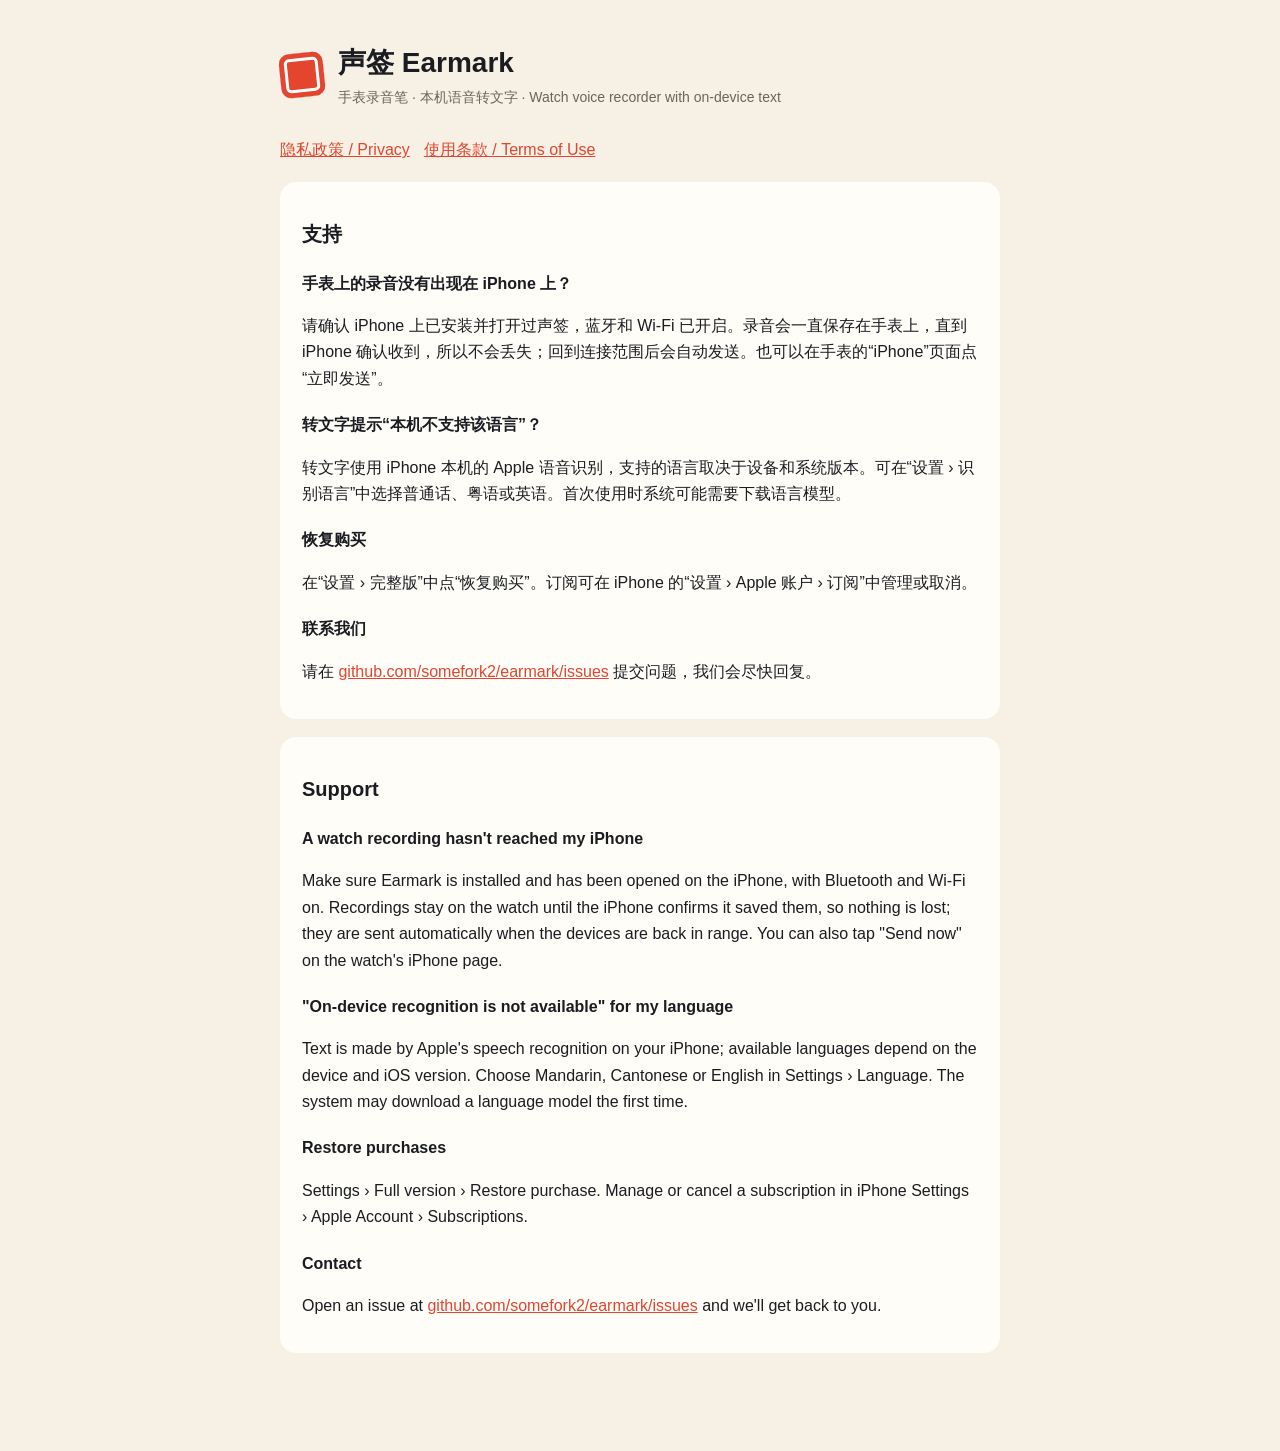
<file: index.html>
<!doctype html>
<html lang="zh-Hans">
<head>
<meta charset="utf-8">
<meta name="viewport" content="width=device-width, initial-scale=1">
<title>声签 Earmark — 支持 / Support</title>
<link rel="stylesheet" href="style.css">
</head>
<body><main>
<header><div class="seal"></div><div><h1>声签 Earmark</h1><div class="muted">手表录音笔 · 本机语音转文字 · Watch voice recorder with on-device text</div></div></header>
<nav><a href="privacy.html">隐私政策 / Privacy</a><a href="https://www.apple.com/legal/internet-services/itunes/dev/stdeula/">使用条款 / Terms of Use</a></nav>

<section class="lang">
<h2>支持</h2>
<h3>手表上的录音没有出现在 iPhone 上？</h3>
<p>请确认 iPhone 上已安装并打开过声签，蓝牙和 Wi‑Fi 已开启。录音会一直保存在手表上，直到 iPhone 确认收到，所以不会丢失；回到连接范围后会自动发送。也可以在手表的“iPhone”页面点“立即发送”。</p>
<h3>转文字提示“本机不支持该语言”？</h3>
<p>转文字使用 iPhone 本机的 Apple 语音识别，支持的语言取决于设备和系统版本。可在“设置 › 识别语言”中选择普通话、粤语或英语。首次使用时系统可能需要下载语言模型。</p>
<h3>恢复购买</h3>
<p>在“设置 › 完整版”中点“恢复购买”。订阅可在 iPhone 的“设置 › Apple 账户 › 订阅”中管理或取消。</p>
<h3>联系我们</h3>
<p>请在 <a href="https://github.com/somefork2/earmark/issues">github.com/somefork2/earmark/issues</a> 提交问题，我们会尽快回复。</p>
</section>

<section class="lang">
<h2>Support</h2>
<h3>A watch recording hasn't reached my iPhone</h3>
<p>Make sure Earmark is installed and has been opened on the iPhone, with Bluetooth and Wi‑Fi on. Recordings stay on the watch until the iPhone confirms it saved them, so nothing is lost; they are sent automatically when the devices are back in range. You can also tap "Send now" on the watch's iPhone page.</p>
<h3>"On-device recognition is not available" for my language</h3>
<p>Text is made by Apple's speech recognition on your iPhone; available languages depend on the device and iOS version. Choose Mandarin, Cantonese or English in Settings › Language. The system may download a language model the first time.</p>
<h3>Restore purchases</h3>
<p>Settings › Full version › Restore purchase. Manage or cancel a subscription in iPhone Settings › Apple Account › Subscriptions.</p>
<h3>Contact</h3>
<p>Open an issue at <a href="https://github.com/somefork2/earmark/issues">github.com/somefork2/earmark/issues</a> and we'll get back to you.</p>
</section>
</main></body></html>
</file>
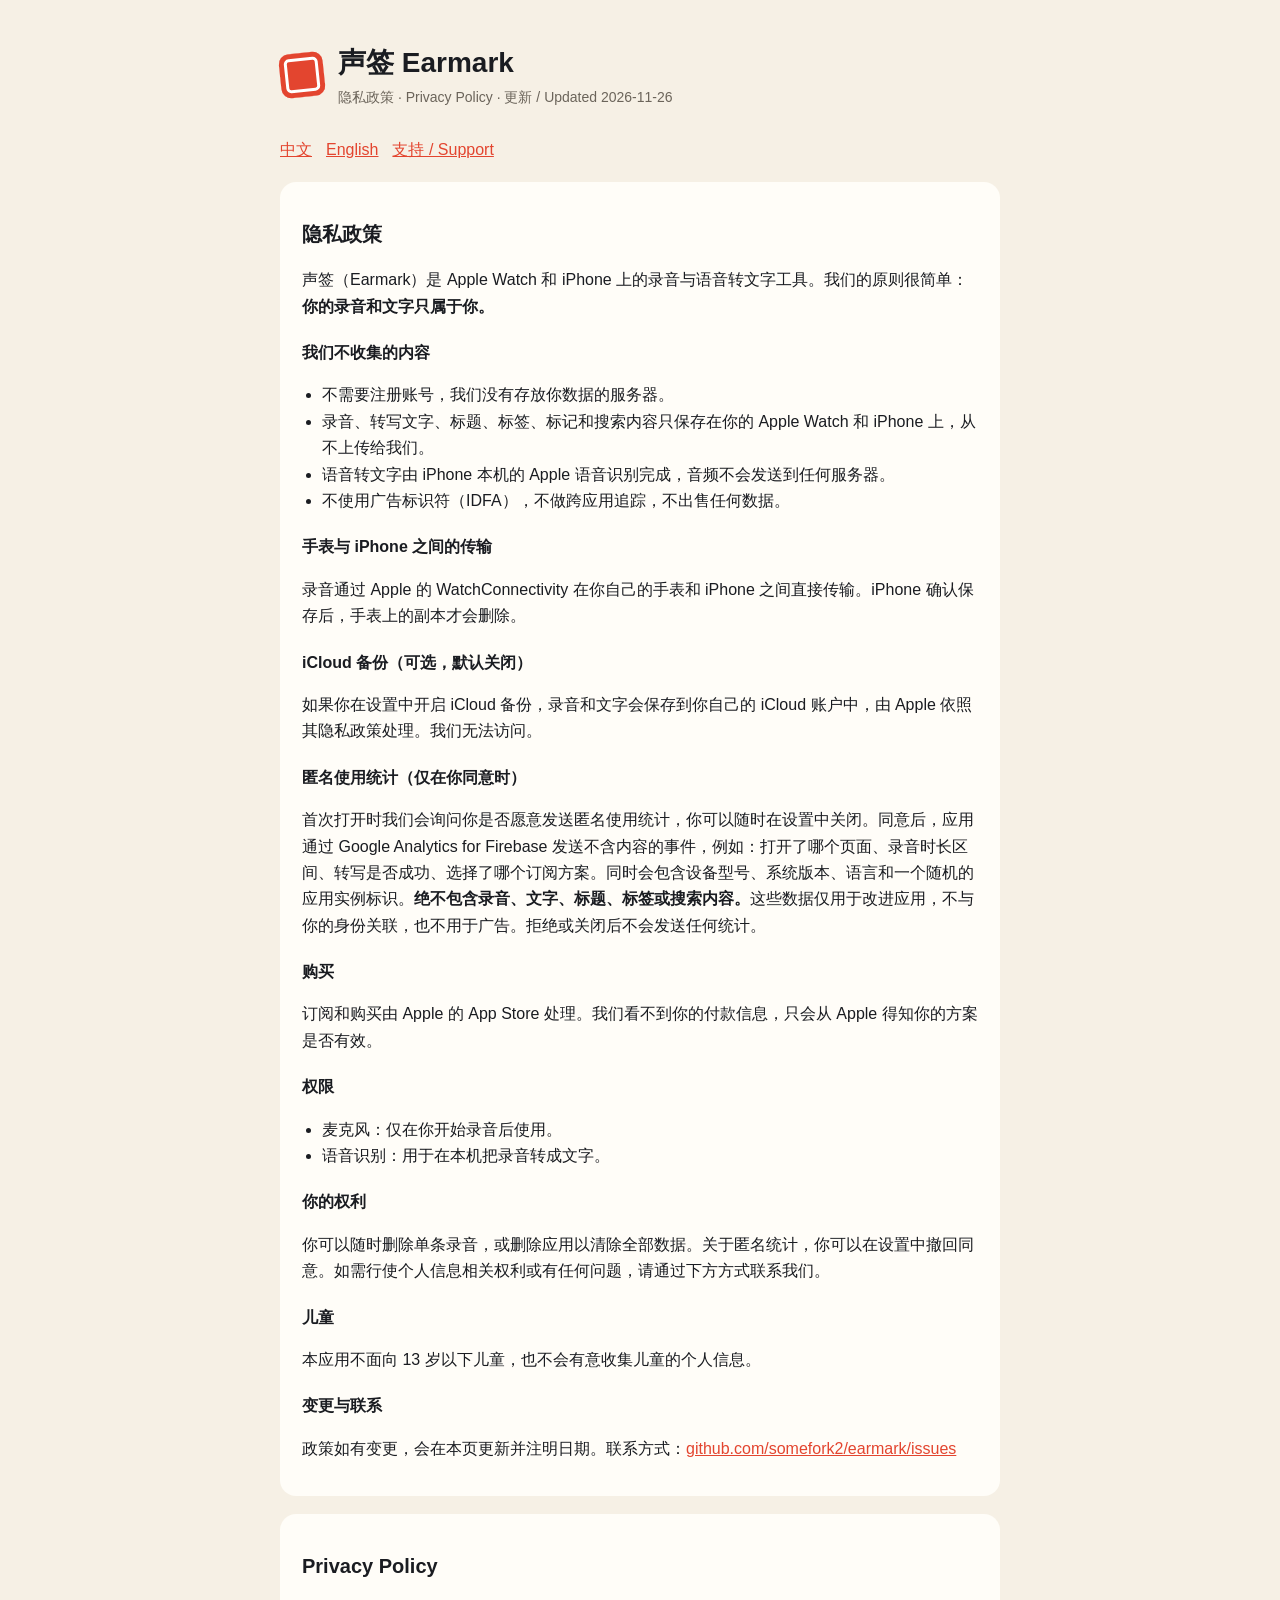
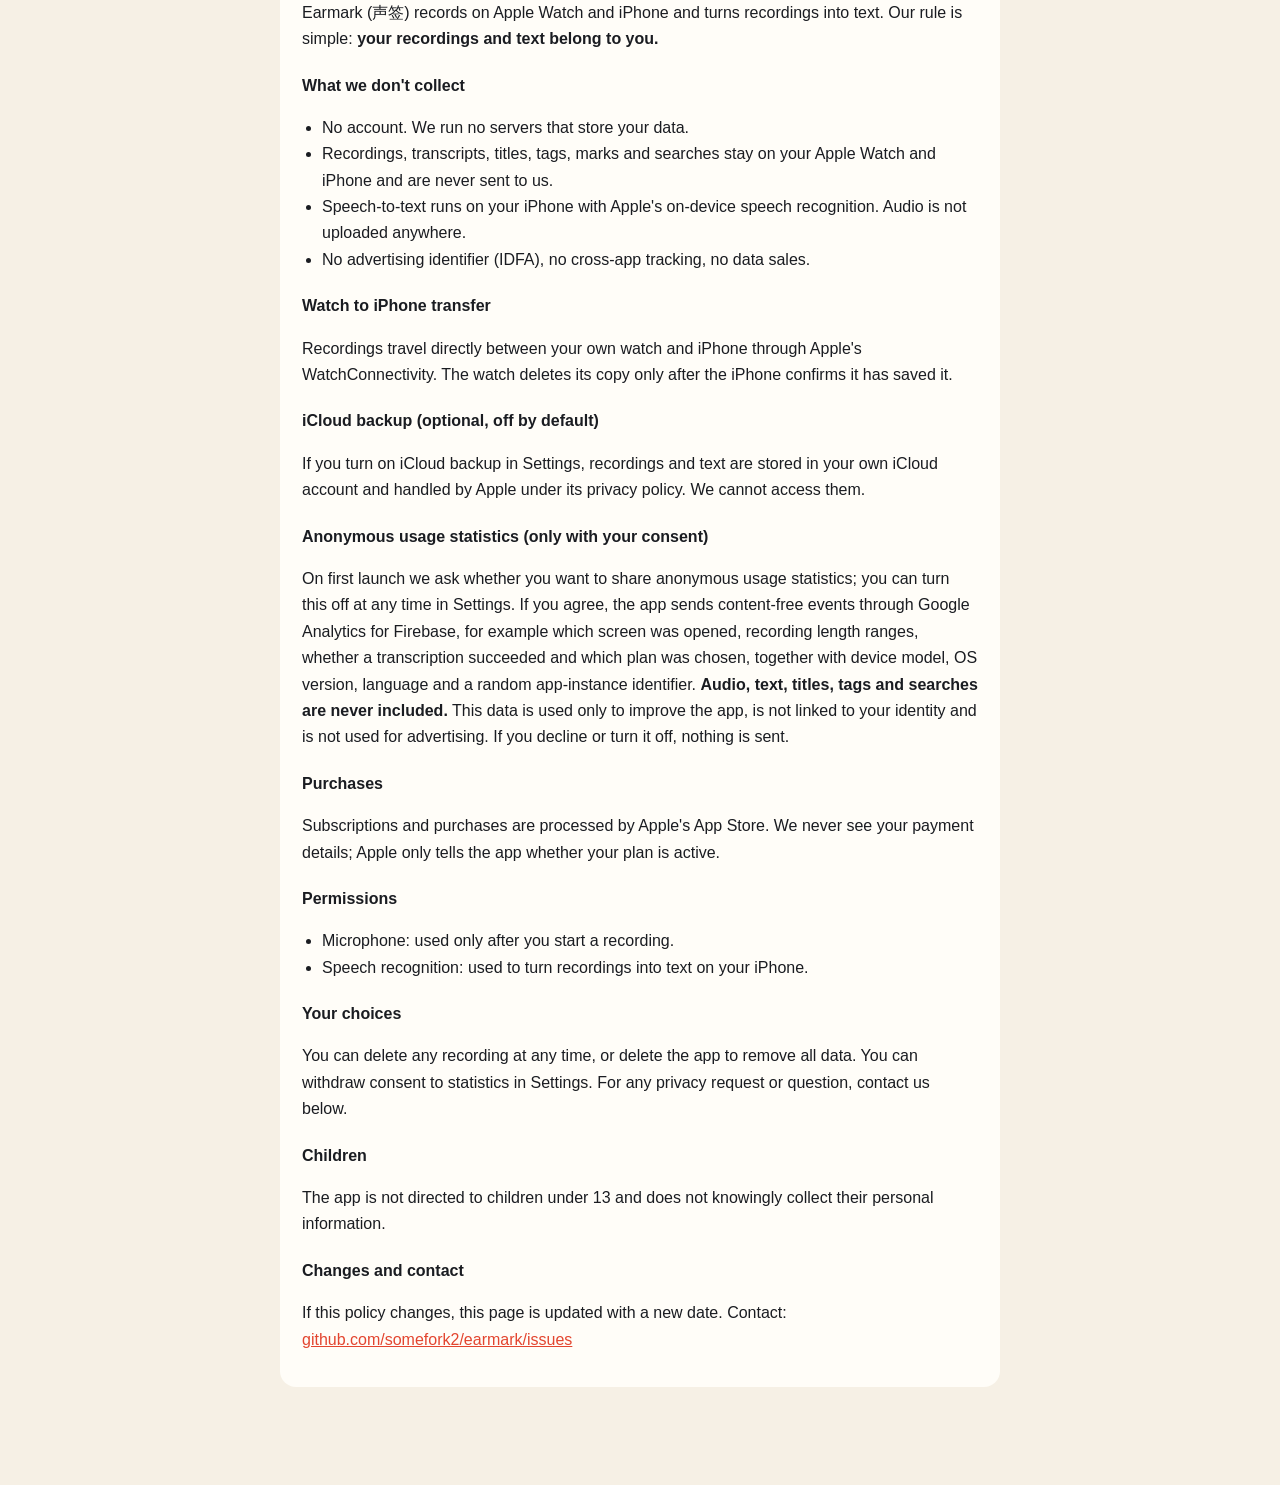
<file: privacy.html>
<!doctype html>
<html lang="zh-Hans">
<head>
<meta charset="utf-8">
<meta name="viewport" content="width=device-width, initial-scale=1">
<title>声签 Earmark — 隐私政策 / Privacy Policy</title>
<link rel="stylesheet" href="style.css">
</head>
<body><main>
<header><div class="seal"></div><div><h1>声签 Earmark</h1><div class="muted">隐私政策 · Privacy Policy · 更新 / Updated 2026-11-26</div></div></header>
<nav><a href="#zh">中文</a><a href="#en">English</a><a href="index.html">支持 / Support</a></nav>

<section class="lang" id="zh">
<h2>隐私政策</h2>
<p>声签（Earmark）是 Apple Watch 和 iPhone 上的录音与语音转文字工具。我们的原则很简单：<strong>你的录音和文字只属于你。</strong></p>
<h3>我们不收集的内容</h3>
<ul>
<li>不需要注册账号，我们没有存放你数据的服务器。</li>
<li>录音、转写文字、标题、标签、标记和搜索内容只保存在你的 Apple Watch 和 iPhone 上，从不上传给我们。</li>
<li>语音转文字由 iPhone 本机的 Apple 语音识别完成，音频不会发送到任何服务器。</li>
<li>不使用广告标识符（IDFA），不做跨应用追踪，不出售任何数据。</li>
</ul>
<h3>手表与 iPhone 之间的传输</h3>
<p>录音通过 Apple 的 WatchConnectivity 在你自己的手表和 iPhone 之间直接传输。iPhone 确认保存后，手表上的副本才会删除。</p>
<h3>iCloud 备份（可选，默认关闭）</h3>
<p>如果你在设置中开启 iCloud 备份，录音和文字会保存到你自己的 iCloud 账户中，由 Apple 依照其隐私政策处理。我们无法访问。</p>
<h3>匿名使用统计（仅在你同意时）</h3>
<p>首次打开时我们会询问你是否愿意发送匿名使用统计，你可以随时在设置中关闭。同意后，应用通过 Google Analytics for Firebase 发送不含内容的事件，例如：打开了哪个页面、录音时长区间、转写是否成功、选择了哪个订阅方案。同时会包含设备型号、系统版本、语言和一个随机的应用实例标识。<strong>绝不包含录音、文字、标题、标签或搜索内容。</strong>这些数据仅用于改进应用，不与你的身份关联，也不用于广告。拒绝或关闭后不会发送任何统计。</p>
<h3>购买</h3>
<p>订阅和购买由 Apple 的 App Store 处理。我们看不到你的付款信息，只会从 Apple 得知你的方案是否有效。</p>
<h3>权限</h3>
<ul>
<li>麦克风：仅在你开始录音后使用。</li>
<li>语音识别：用于在本机把录音转成文字。</li>
</ul>
<h3>你的权利</h3>
<p>你可以随时删除单条录音，或删除应用以清除全部数据。关于匿名统计，你可以在设置中撤回同意。如需行使个人信息相关权利或有任何问题，请通过下方方式联系我们。</p>
<h3>儿童</h3>
<p>本应用不面向 13 岁以下儿童，也不会有意收集儿童的个人信息。</p>
<h3>变更与联系</h3>
<p>政策如有变更，会在本页更新并注明日期。联系方式：<a href="https://github.com/somefork2/earmark/issues">github.com/somefork2/earmark/issues</a></p>
</section>

<section class="lang" id="en">
<h2>Privacy Policy</h2>
<p>Earmark (声签) records on Apple Watch and iPhone and turns recordings into text. Our rule is simple: <strong>your recordings and text belong to you.</strong></p>
<h3>What we don't collect</h3>
<ul>
<li>No account. We run no servers that store your data.</li>
<li>Recordings, transcripts, titles, tags, marks and searches stay on your Apple Watch and iPhone and are never sent to us.</li>
<li>Speech-to-text runs on your iPhone with Apple's on-device speech recognition. Audio is not uploaded anywhere.</li>
<li>No advertising identifier (IDFA), no cross-app tracking, no data sales.</li>
</ul>
<h3>Watch to iPhone transfer</h3>
<p>Recordings travel directly between your own watch and iPhone through Apple's WatchConnectivity. The watch deletes its copy only after the iPhone confirms it has saved it.</p>
<h3>iCloud backup (optional, off by default)</h3>
<p>If you turn on iCloud backup in Settings, recordings and text are stored in your own iCloud account and handled by Apple under its privacy policy. We cannot access them.</p>
<h3>Anonymous usage statistics (only with your consent)</h3>
<p>On first launch we ask whether you want to share anonymous usage statistics; you can turn this off at any time in Settings. If you agree, the app sends content-free events through Google Analytics for Firebase, for example which screen was opened, recording length ranges, whether a transcription succeeded and which plan was chosen, together with device model, OS version, language and a random app-instance identifier. <strong>Audio, text, titles, tags and searches are never included.</strong> This data is used only to improve the app, is not linked to your identity and is not used for advertising. If you decline or turn it off, nothing is sent.</p>
<h3>Purchases</h3>
<p>Subscriptions and purchases are processed by Apple's App Store. We never see your payment details; Apple only tells the app whether your plan is active.</p>
<h3>Permissions</h3>
<ul>
<li>Microphone: used only after you start a recording.</li>
<li>Speech recognition: used to turn recordings into text on your iPhone.</li>
</ul>
<h3>Your choices</h3>
<p>You can delete any recording at any time, or delete the app to remove all data. You can withdraw consent to statistics in Settings. For any privacy request or question, contact us below.</p>
<h3>Children</h3>
<p>The app is not directed to children under 13 and does not knowingly collect their personal information.</p>
<h3>Changes and contact</h3>
<p>If this policy changes, this page is updated with a new date. Contact: <a href="https://github.com/somefork2/earmark/issues">github.com/somefork2/earmark/issues</a></p>
</section>
</main></body></html>
</file>
<file: style.css>
:root { --paper:#F6F0E5; --ink:#1A1C21; --seal:#E3452F; --muted:#6b645a; --card:#fffdf8; }
@media (prefers-color-scheme: dark) { :root { --paper:#16171b; --ink:#ece6da; --muted:#a39b8e; --card:#1f2026; } }
* { box-sizing: border-box; }
body { margin:0; background:var(--paper); color:var(--ink); font:16px/1.65 -apple-system, "PingFang SC", "Hiragino Sans GB", "Helvetica Neue", sans-serif; }
main { max-width: 760px; margin: 0 auto; padding: 40px 20px 80px; }
header { display:flex; align-items:center; gap:14px; margin-bottom: 28px; }
.seal { width:44px; height:44px; border-radius:10px; background:var(--seal); transform:rotate(-6deg); box-shadow: inset 0 0 0 5px var(--seal), inset 0 0 0 8px #fff; flex:none; }
h1 { font-size: 28px; margin:0; } h2 { font-size: 20px; margin-top: 32px; } h3 { font-size: 16px; margin: 20px 0 4px; }
.muted { color: var(--muted); font-size: 14px; }
section.lang { background: var(--card); border-radius: 16px; padding: 4px 22px 18px; margin: 18px 0; }
a { color: var(--seal); }
ul { padding-left: 20px; }
nav a { margin-right: 14px; }
</file>
